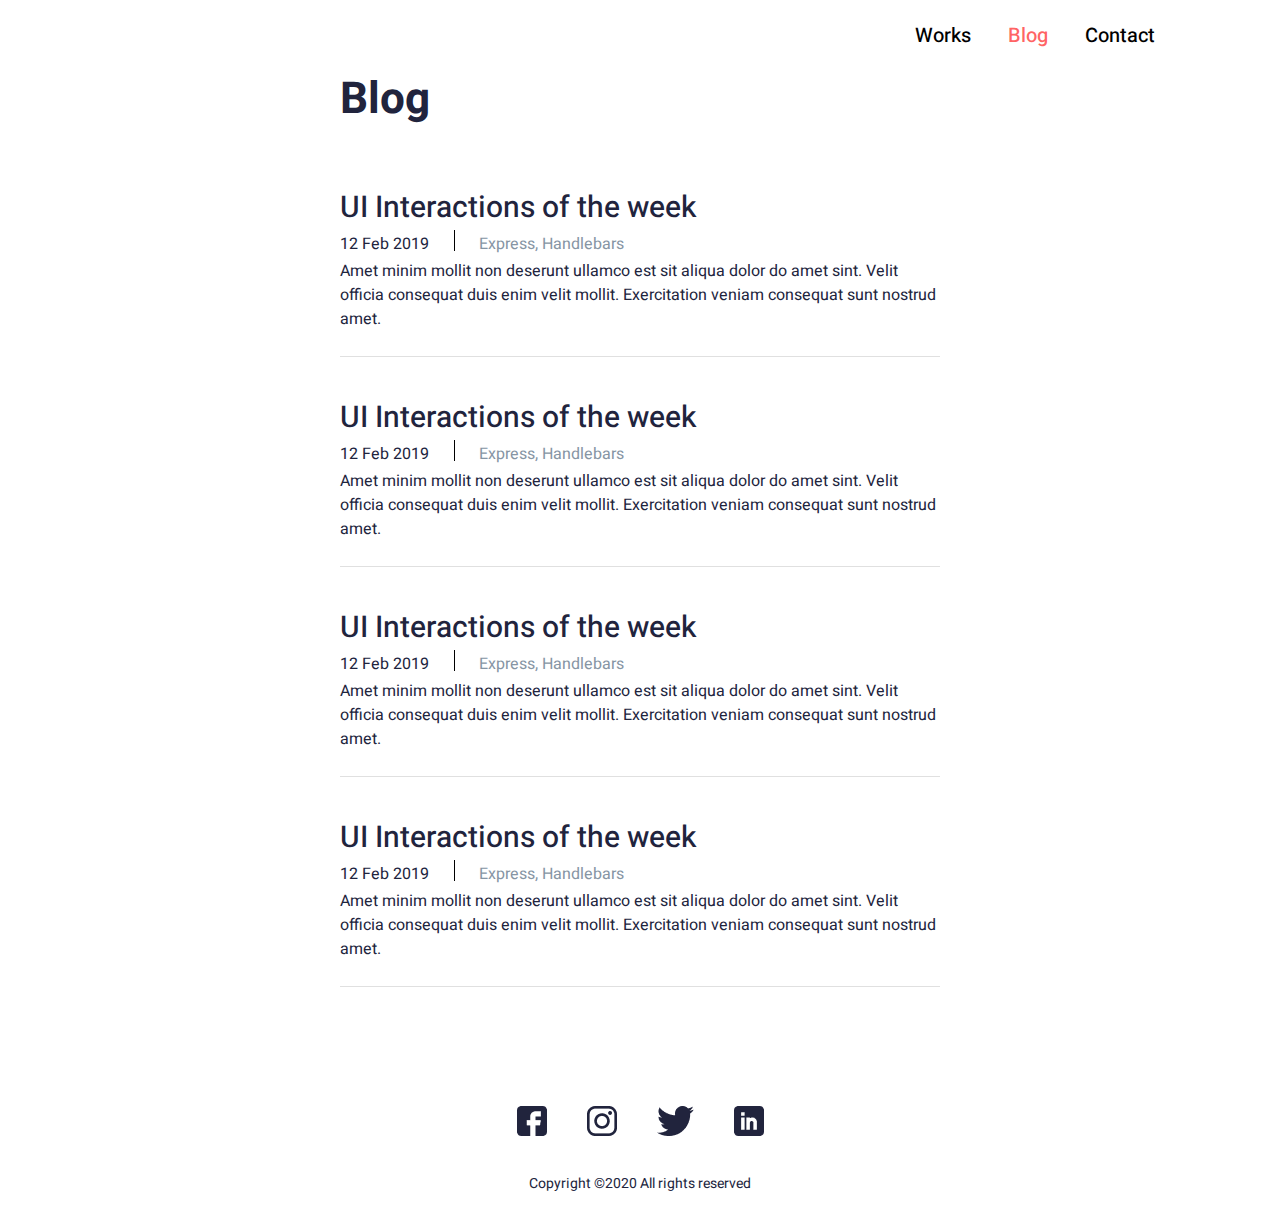
<file: Blog/index.html>
<!DOCTYPE html>
<html lang="en">
<head>
    <meta charset="UTF-8">
    <meta http-equiv="X-UA-Compatible" content="IE=edge">
    <meta name="viewport" content="width=device-width, initial-scale=1.0">
    <link rel="stylesheet" href="style.css">
    <title>Document</title>
</head>
<body>
    <header class="header">
        <div class="header__menu">
            <a href="#" class="burger">
                <span class="span1"></span>
            <span class="span2"></span>
            <span class="span3"></span>
            </a>
            
            <div class="header__burger">
                <span class="egg1"></span>
                <a href='/works/index.html'class="header__item">Works</a>
                <a href="/Blog/index.html" class="header__item-active">Blog</a>
                <a href="/contact/index.html" class="header__item contact">Contact</a>
                <span class="egg2"></span>
            </div>
        </div>
    </header>
    <div class="container">
        <div class="top-title">Blog</div>
        <div class="blog__block1">
            <div class="blog__title">UI Interactions of the week</div>
            <div class="blog__center">
                <div class="blog__data">12 Feb 2019</div>
                <div class="blog__text">Express, Handlebars</div>
            </div>
            <div class="blog__subtitle">Amet minim mollit non deserunt ullamco est sit aliqua dolor do amet sint. Velit officia consequat duis enim velit mollit. Exercitation veniam consequat sunt nostrud amet.</div>
        </div>
        <div class="blog__block2">
            <div class="blog__title">UI Interactions of the week</div>
            <div class="blog__center">
                <div class="blog__data">12 Feb 2019</div>
                <div class="blog__text">Express, Handlebars</div>
            </div>
            <div class="blog__subtitle">Amet minim mollit non deserunt ullamco est sit aliqua dolor do amet sint. Velit officia consequat duis enim velit mollit. Exercitation veniam consequat sunt nostrud amet.</div>
        </div>
        <div class="blog__block3">
            <div class="blog__title">UI Interactions of the week</div>
            <div class="blog__center">
                <div class="blog__data">12 Feb 2019</div>
                <div class="blog__text">Express, Handlebars</div>
            </div>
            <div class="blog__subtitle">Amet minim mollit non deserunt ullamco est sit aliqua dolor do amet sint. Velit officia consequat duis enim velit mollit. Exercitation veniam consequat sunt nostrud amet.</div>
        </div>
        <div class="blog__block4">
            <div class="blog__title">UI Interactions of the week</div>
            <div class="blog__center">
                <div class="blog__data">12 Feb 2019</div>
                <div class="blog__text">Express, Handlebars</div>
            </div>
            <div class="blog__subtitle">Amet minim mollit non deserunt ullamco est sit aliqua dolor do amet sint. Velit officia consequat duis enim velit mollit. Exercitation veniam consequat sunt nostrud amet.</div>
        </div>
    </div>
    <footer class="footer">
        <div class="footer__pictures">
            <a href="" class="img"><img src="/img/1_5(fb).png" alt=""></a>
            <a href="" class="img"><img src="/img/insta.png" alt=""></a>
            <a href="" class="img"><img src="/img/1_7(twit).png" alt=""></a>
            <a href="" class="img"><img src="/img/1_8(in).png" alt=""></a>
        </div>
        <div class="footer__text">Copyright ©2020 All rights reserved </div>
    </footer>
    <script src="https://code.jquery.com/jquery-3.6.0.min.js"></script>
    <script src="scripr.js"></script>    
        
</body>
</html>
</file>
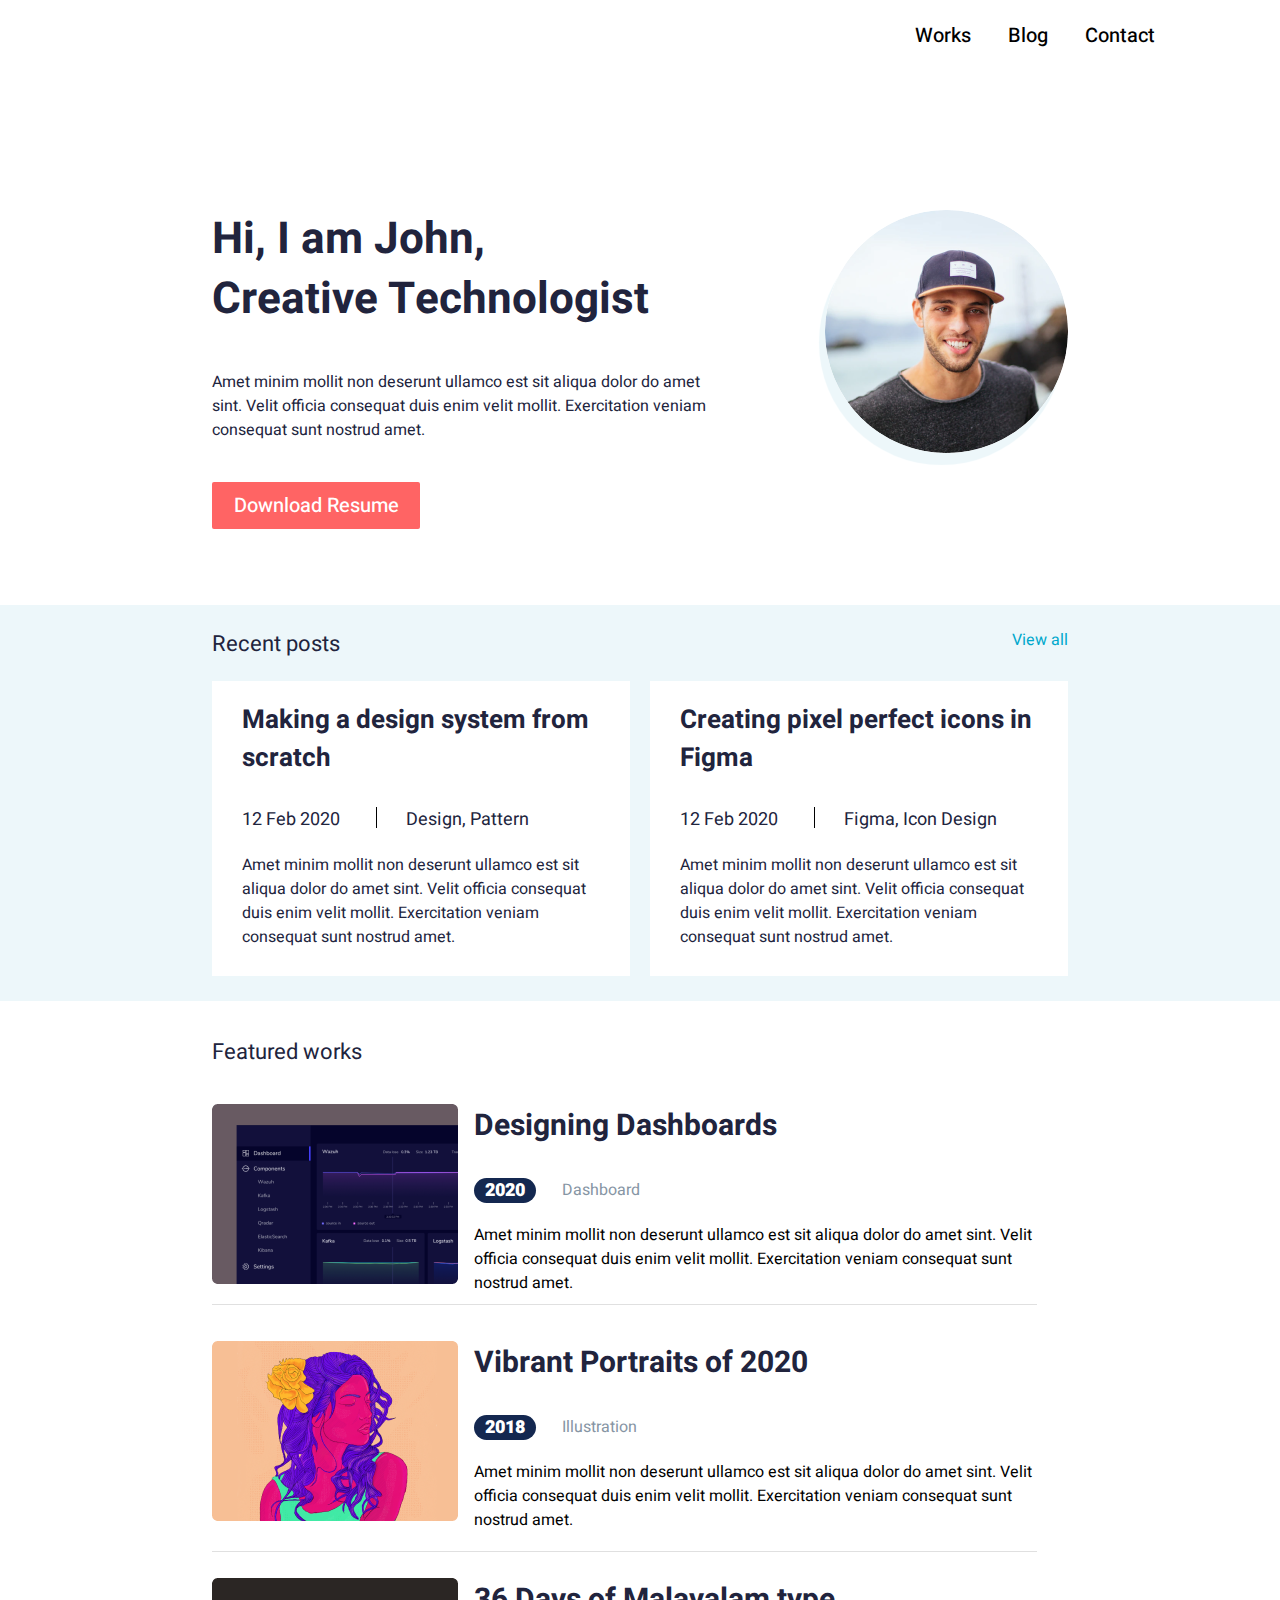
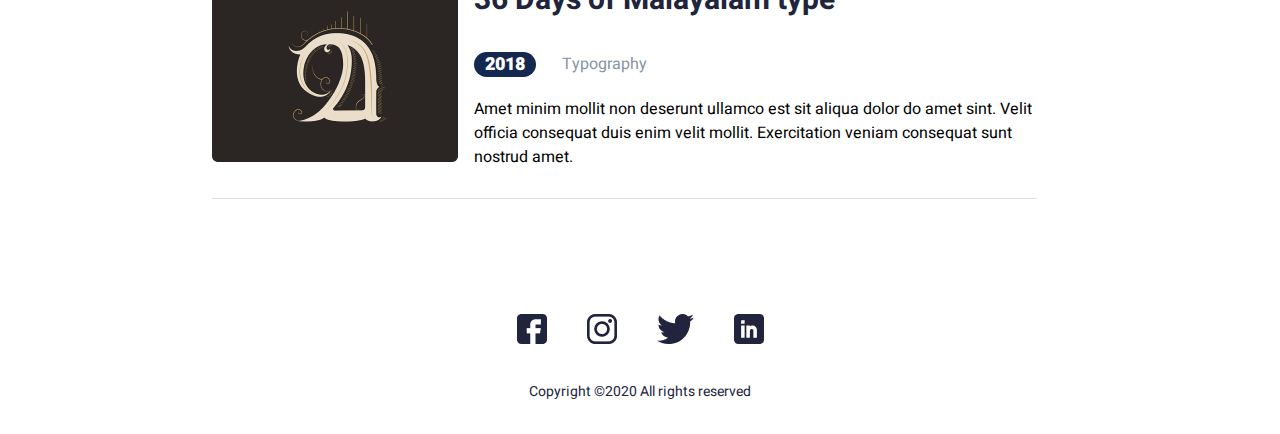
<file: contact/index.html>
<!DOCTYPE html>
<html lang="en">
<head>
    <meta charset="UTF-8">
    <meta http-equiv="X-UA-Compatible" content="IE=edge">
    <meta name="viewport" content="width=device-width, initial-scale=1.0">
    <link rel="stylesheet" href="style.css">
    <title>Document</title>
</head>
<body>
        <header class="header">
            <div class="header__menu">
                <a href="#" class="burger">
                    <span class="span1"></span>
                <span class="span2"></span>
                <span class="span3"></span>
                </a>
                
                <div class="header__burger">
                    <span class="egg1"></span>
                    <a href='/works/index.html'class="header__item">Works</a>
                    <a href="/Blog/index.html" class="header__item">Blog</a>
                    <a href="#" class="header__item contact">Contact</a>
                    <span class="egg2"></span>
                </div>
            </div>
        </header>
        <div class="container">
            <div class="sheet1">
                <div class="sheet1__leftside">
                    <div class="sheet1__title">Hi, I am John,<br>
                        Creative Technologist</div>
                    <div class="sheet1__subtitle">Amet minim mollit non deserunt ullamco est sit aliqua dolor do amet sint. Velit officia consequat duis enim velit mollit. Exercitation veniam consequat sunt nostrud amet.</div>
                    <a href="#" class="sheet1__button"><div class="sheet1__button-text">Download Resume</div>
                    </a>
                </div>
                <div class="sheet1__rightside">
                    <a href="#" class="sheet1__picture"><img class='sheet1__img'src="/img/1_1.png" alt=""></a>
                </div>
            </div>
            <div class="sheet2">
                <div class="sheet2__top">
                    <div class="sheet2__top-text1">Recent posts</div>
                    <a href="#" class="sheet2__top-text2">View all</a>
                </div>
                <div class="sheet2__blocks">
                    <div class="sheet2__block1">
                        <div class="sheet2__title">Making a design system from scratch</div>
                        <div class="sheet2__center">
                            <div class="sheet2__data">12 Feb 2020</div>
                            <div class="sheet2__text">Design, Pattern</div>
                        </div>
                        <div class="sheet2__subtitle">Amet minim mollit non deserunt ullamco est sit aliqua dolor do amet sint. Velit officia consequat duis enim velit mollit. Exercitation veniam consequat sunt nostrud amet.</div>
                    </div>
                    <div class="sheet2__block2">
                        <div class="sheet2__title">Creating pixel perfect icons in Figma</div>
                        <div class="sheet2__center">
                            <div class="sheet2__data">12 Feb 2020</div>
                            <div class="sheet2__text">Figma, Icon Design</div>
                        </div>
                        <div class="sheet2__subtitle">Amet minim mollit non deserunt ullamco est sit aliqua dolor do amet sint. Velit officia consequat duis enim velit mollit. Exercitation veniam consequat sunt nostrud amet.</div>
                    </div>
                </div>
            </div>
            <div class="sheet3">
                <div class="sheet3__top">Featured works</div>
                <div class="sheet3__block1">
                    <div class="sheet3__picture1"><img class="sheet3__img" src="/img/1_2.png" alt=""></div>
                    <div class="sheet3__right">
                        <div class="sheet3__title">Designing Dashboards</div>
                        <div class="sheet3__center">
                            <div class="sheet3__data">2020</div>
                            <div class="sheet3__text">Dashboard</div>
                        </div>
                        <div class="sheet3__subtitle">Amet minim mollit non deserunt ullamco est sit aliqua dolor do amet sint. Velit officia consequat duis enim velit mollit. Exercitation veniam consequat sunt nostrud amet.</div>
                    </div>
                </div>
                <div class="sheet3__block2">
                    <div class="sheet3__picture1"><img src="/img/1_3.png" alt=""></div>
                    <div class="sheet3__right">
                        <div class="sheet3__title">Vibrant Portraits of 2020</div>
                        <div class="sheet3__center">
                            <div class="sheet3__data">2018</div>
                            <div class="sheet3__text">Illustration</div>
                        </div>
                        <div class="sheet3__subtitle">Amet minim mollit non deserunt ullamco est sit aliqua dolor do amet sint. Velit officia consequat duis enim velit mollit. Exercitation veniam consequat sunt nostrud amet.</div>
                    </div>
                </div>
                <div class="sheet3__block3">
                    <div class="sheet3__picture1"><img src="/img/1_4.png" alt=""></div>
                    <div class="sheet3__right">
                        <div class="sheet3__title">36 Days of Malayalam type</div>
                        <div class="sheet3__center">
                            <div class="sheet3__data">2018</div>
                            <div class="sheet3__text">Typography</div>
                        </div>
                        <div class="sheet3__subtitle">Amet minim mollit non deserunt ullamco est sit aliqua dolor do amet sint. Velit officia consequat duis enim velit mollit. Exercitation veniam consequat sunt nostrud amet.</div>
                    </div>
                </div>
            </div>
        </div>
        <footer class="footer">
            <div class="footer__pictures">
                <a href="" class="img"><img src="/img/1_5(fb).png" alt=""></a>
                <a href="" class="img"><img src="/img/insta.png" alt=""></a>
                <a href="" class="img"><img src="/img/1_7(twit).png" alt=""></a>
                <a href="" class="img"><img src="/img/1_8(in).png" alt=""></a>
            </div>
            <div class="footer__text">Copyright ©2020 All rights reserved </div>
        </footer>
        <script src="https://code.jquery.com/jquery-3.6.0.min.js"></script>
        <script src="script.js"></script>
</body>
</html>
</file>
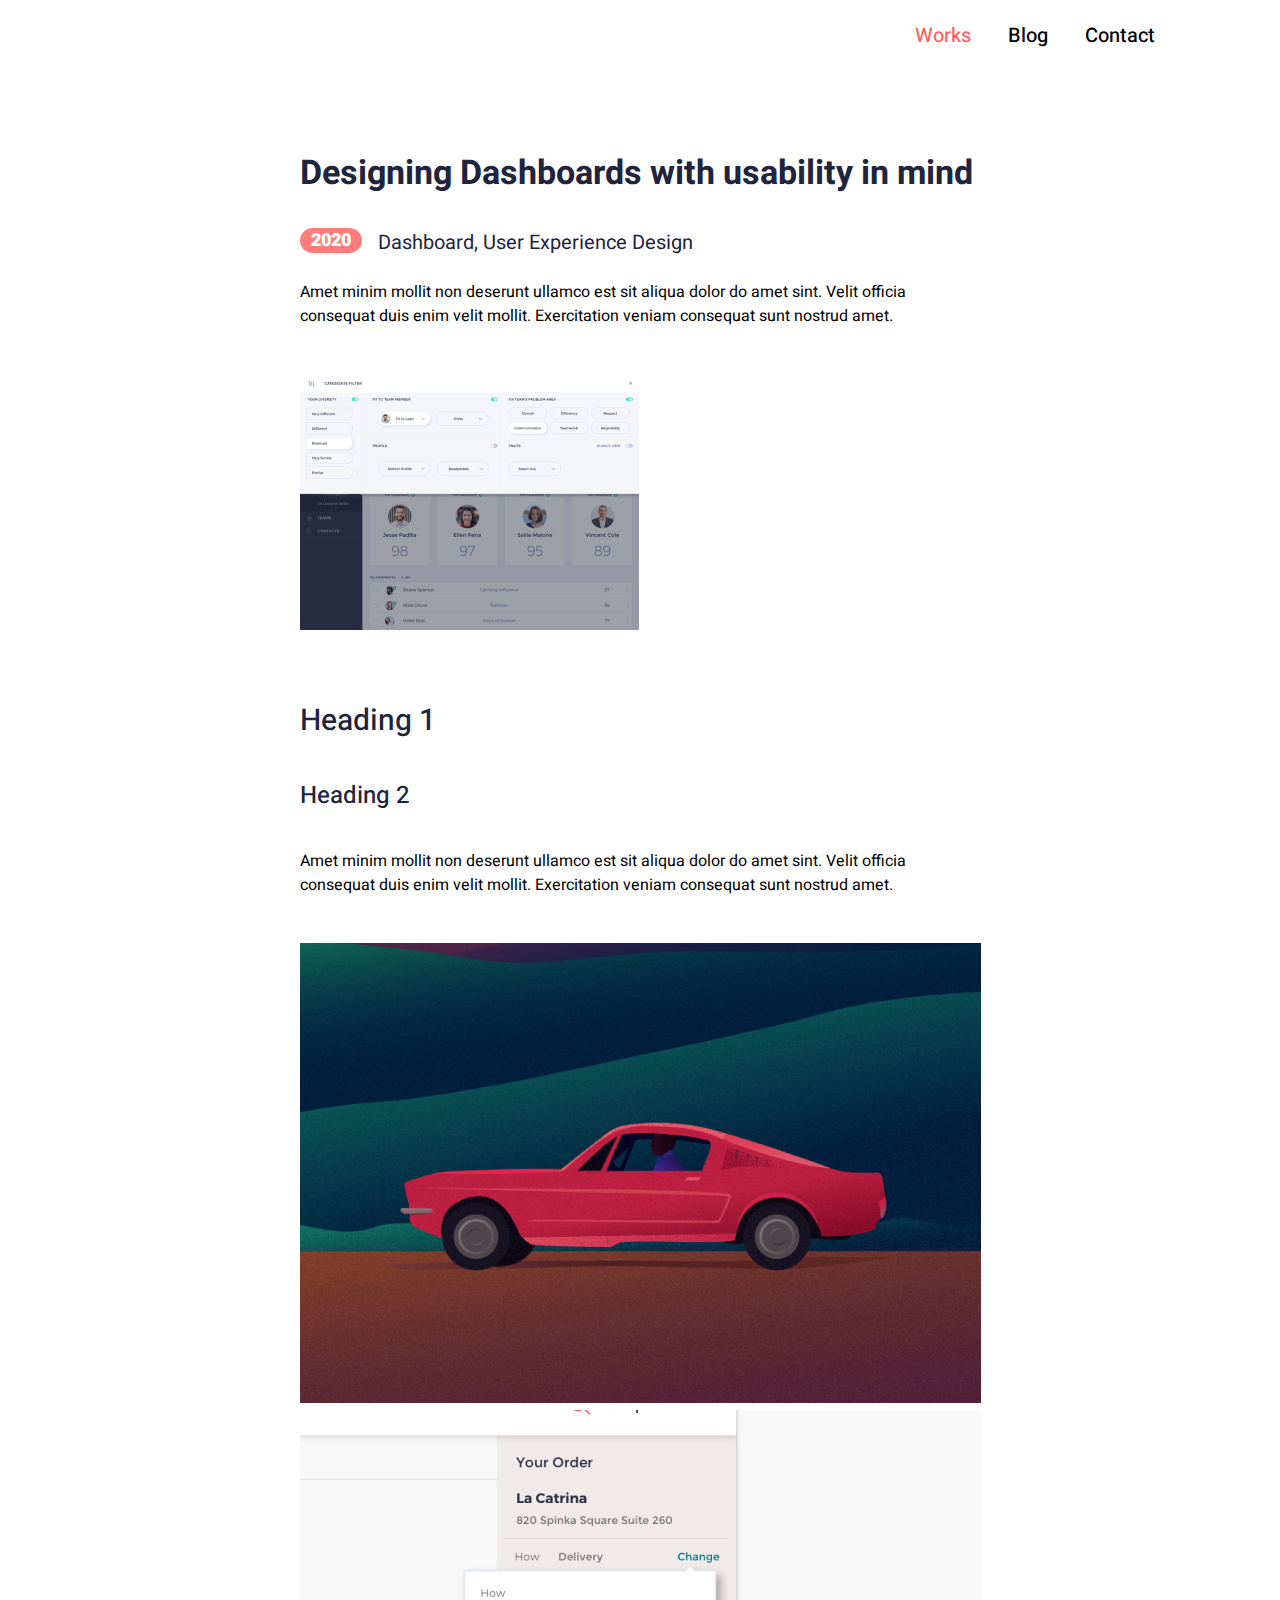
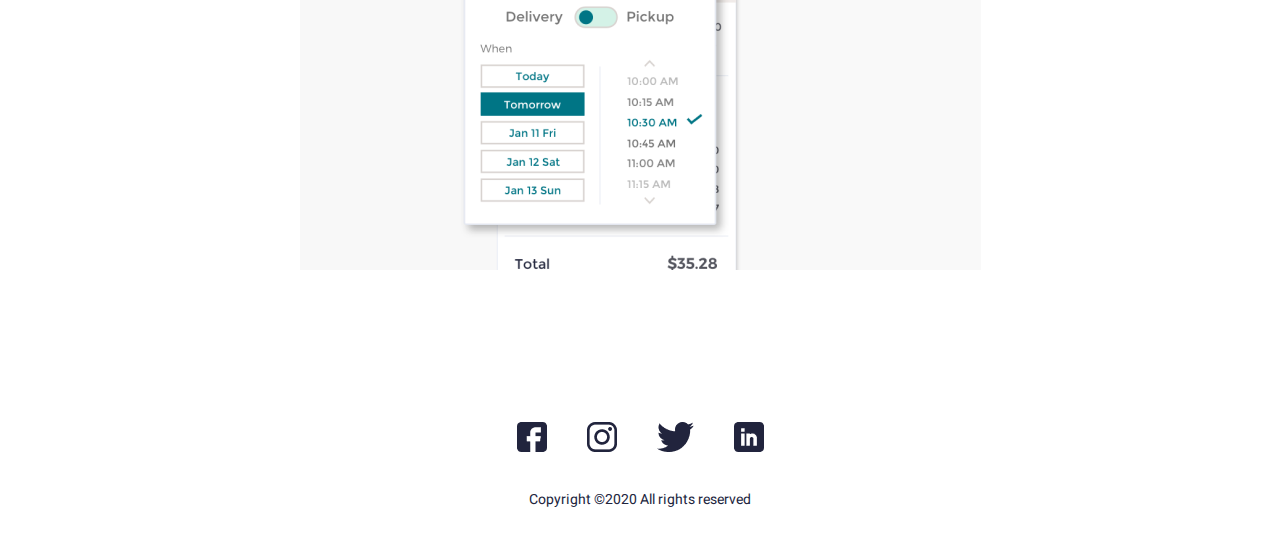
<file: works/index.html>
<!DOCTYPE html>
<html lang="en">
<head>
    <meta charset="UTF-8">
    <meta http-equiv="X-UA-Compatible" content="IE=edge">
    <meta name="viewport" content="width=device-width, initial-scale=1.0">
    <link rel="stylesheet" href="/works/style.css">
    <title>Document</title>
</head>
<body>
    <header class="header">
        <div class="header__menu">
            <a href="#" class="burger">
                <span class="span1"></span>
            <span class="span2"></span>
            <span class="span3"></span>
            </a>
            
            <div class="header__burger">
                <span class="egg1"></span>
                <a href='/works/index.html'class="header__item-active">Works</a>
                <a href="/Blog/index.html" class="header__item">Blog</a>
                <a href="/contact/index.html" class="header__item contact">Contact</a>
                <span class="egg2"></span>
            </div>
        </div>
    </header>
    <div class="container">
        <div class="works">
            <h1 class="works__title">Designing Dashboards with usability in mind</h1>
            <div class="works__subtitle">
                <div class="works__data">2020</div>
                <div class="works__subtitle-text">Dashboard, User Experience Design</div>
            </div>
            <div class="works__text">Amet minim mollit non deserunt ullamco est sit aliqua dolor do amet sint. Velit officia consequat duis enim velit mollit. Exercitation veniam consequat sunt nostrud amet.</div>
            <div class="works__picture"><img src="/img/Rectangle 4.png" alt="" class="works__img"></div>
            <div class="works__heding1">Heading 1</div>
            <div class="works__heading2">Heading 2</div>
            <div class="works__text">Amet minim mollit non deserunt ullamco est sit aliqua dolor do amet sint. Velit officia consequat duis enim velit mollit. Exercitation veniam consequat sunt nostrud amet.</div>
            <div class="works__picture"><img src="/img/Rectangle 5.png" alt="" class="works__img"></div>
            <div class="works__picture"><img src="/img/Rectangle 6.png" alt="" class="works__img"></div>
        </div>
    </div>
    <footer class="footer">
        <div class="footer__pictures">
            <a href="" class="img"><img src="/img/1_5(fb).png" alt=""></a>
            <a href="" class="img"><img src="/img/insta.png" alt=""></a>
            <a href="" class="img"><img src="/img/1_7(twit).png" alt=""></a>
            <a href="" class="img"><img src="/img/1_8(in).png" alt=""></a>
        </div>
        <div class="footer__text">Copyright ©2020 All rights reserved </div>
    </footer> 
</body>
</html>
</file>
<file: Blog/style.css>
@import url(https://fonts.googleapis.com/css?family=Heebo:,regular,500,700,900);
*{
    margin:0;
    padding:0;
    border:0;
    text-decoration: none;
    font-family: 'Heebo';
}
ul li{ list-style: none;}
h1,h2,h3,h4,h5,h6{font-size: inherit;font-weight: 400;}
.header {
    max-width: 1030px;
    display: flex;
    justify-content: end;
    align-items: center;
    height: 70px;
    margin: 0px auto;
}
.header__menu {
}
.header__item {
    color: #000000;
    font-size: 20px;
    line-height: 29px;
    font-weight: 500;
    margin: 0px 0px 0px 33px;
}
.header__item-active{
    color: #FF6464;
    font-size: 20px;
    line-height: 29px;
    font-weight: 500;
    margin: 0px 0px 0px 33px;
}
.container {
    width: 600px;
    margin: 0px auto;
}
.top-title{
    font-weight: 700;
    line-height: 60px;
    color: #21243D;
    font-size: 44px;
}
.blog__block1{
    position: relative;
    margin: 56px 0px 65px 0px;
}
.blog__block1::after {
    content: '';
    height: 1px;
    width: 100%;
    background-color: #E0E0E0;
    position: absolute;
    top: 170px;
    left: 0px;
}

.blog__title {
    font-weight: 500;
    font-size: 30px;
    color: #21243D;
}
.blog__center {
    display: flex;
}
.blog__data {
    font-weight: 400;
    line-height: 29px;
    color: #21243D;
    position: relative;

}
.blog__data::after{
    content: '';
    position: absolute;
    top: 0px;
    left: 114px;
    height: 21px;
    width: 1px;
    background-color: #000000;
}
.blog__text {
    font-weight: 400;
    line-height: 29px;
    color: #8695A4;
    margin: 0px 0px 0px 50px;
}
.blog__subtitle {
    font-weight: 400;
    line-height: 24px;
    color: #21243D;
}
.blog__block2 {
    position: relative;
    margin: 0px 0px 65px 0px;
}
.blog__block2::after {
    content: '';
    height: 1px;
    width: 100%;
    background-color: #E0E0E0;
    position: absolute;
    top: 170px;
    left: 0px;
}

.blog__block3 {
    position: relative;
    margin: 0px 0px 65px 0px;
}
.blog__block3::after {
    content: '';
    height: 1px;
    width: 100%;
    background-color: #E0E0E0;
    position: absolute;
    top: 170px;
    left: 0px;
}

.blog__block4 {
    position: relative;
}
.blog__block4::after {
    content: '';
    height: 1px;
    width: 100%;
    background-color: #E0E0E0;
    position: absolute;
    top: 170px;
    left: 0px;
}
.footer {
    height: 182px;
    display: flex;
    flex-direction: column;
    justify-content: center;
    align-items: center;
    margin: 83px 0px 0px 0px;
}
.footer__pictures {
    display: flex; 
    margin: 30px 0px;
}
.img {
    margin: 0px  20px;
}
.footer__text {
    color: #21243D;
    font-weight: 400;
font-size: 14px;
}


@media(max-width:768px){
    .header {
        width: 341px;
        height: 50px;
        margin: 0px auto;
        display: flex;
        align-items: center;
        justify-content: end;
        
    }
    .header__menu {
        margin: 0px 0px 0px 0px;
        width: 30px;
        
    }
    .burger{
        width: 40px;
        height: 40px;
        position: absolute;
        top: 10px;
        right: 5px;

    }
    .header__item {
        color: #000000;
        font-size: 20px;
        
        font-weight: 500;
        display: block;
        padding: 20px 10px;
    }
    .header__burger{
        background-color: #EDF7FA;
        position: absolute;
        left: 125px;
        top:-320px;
        width: 155px;
        height: 295px;
        border-radius: 90px;
        transition:all 0.6s ease 0s;
    }
    .header__burger.active{
        position: absolute;
        width: 155px;
        height: 295px;
        top: -5px;
        left: 125px;
        transition:all 0.6s ease 0s;
        background-color: #EDF7FA;
        border-radius: 90px;
        z-index: 3;
    }
    .egg1{
        transition:all 0.5s ease 0s;
        position: absolute;
        top: -150px;
        left: -69px;
        display: block;
        width: 100px;
        height: 100px;
        border-radius: 50%;
        background-color: #EDF7FA;
    }
    .egg1.active{
        transition:all 0.5s ease 0s;
        position: absolute;
        top: -23px;
        left: -56px;
        display: block;
        width: 100px;
        height: 100px;
        border-radius: 50%;
        background-color: #EDF7FA;
    }
    .egg2{
        transition:all 0.5s ease 0s;
        position: absolute;
        top: -150px;
        left: 10px;
        display: block;
        width: 100px;
        height: 100px;
        border-radius: 50%;
        background-color: #EDF7FA;
    }
    .egg2.active{
        transition:all 0.5s ease 0s;
        position: absolute;
        top: -23px;
        left: 110px;
        display: block;
        width: 100px;
        height: 100px;
        border-radius: 50%;
        background-color: #EDF7FA;
    }
    .contact.active::after{
        content: '';
        position: absolute;
        top:240px;
        left:5px;
        width: 145px;
        height: 2px;
        background-color: #FF6464;
        
    }
    .contact.active::before{
        content: '';
        position: absolute;
        top:242px;
        left:76px;
        width: 2px;
        height: 52px;
        background-color: #FF6464;
    }
    .contact::before{
        content: '';
        position: absolute;
        top:242px;
        left:76px;
        width: 2px;
        height: 52px;
        background-color: #FF6464;
    }
    .contact::after{
        content: '';
        position: absolute;
        top:240px;
        left:5px;
        width: 145px;
        height: 2px;
        background-color: #FF6464;
    }
    .span1 {
        transition:all 0.6s ease 0s;
        position: absolute;
        top: 10px;
        left:20%;
        width: 30px;
        height: 1px;
        background-color: black;
    }
    .span2 {
        transition:all 0.6s ease 0s;
        position: absolute;
        top: 20px;
        left: 20%;
        width: 30px;
        height: 1px;
        background-color: black;
    }
    .span3 {
        
        position: absolute;
        top: 30px;
        left:20%;
        width: 30px;
        height: 1px;
        background-color: black;
        transition:all 0.6s ease 0s;
    }
    .header__item.active{
        display: block;
        padding: 20px 10px;
    }
    .span1.active{
        transform: rotate(45deg);
        transition:all 0.6s ease 0s;
    }
    .span2.active{
        display: none;
    }
    .span3.active{
        position: absolute;
        top: 10px;
        left:8px;
        transform: rotate(-45deg);
        transition:all 0.6s ease 0s;
    }
    .container {
        width: 341px;
        display: flex;
        flex-direction: column;
        justify-content: center;
        align-items: center;
    }
    .top-title {
        margin: 0px 0px 30px 0px;
        
        
    }
    .blog__block1 {
        width: 339px;
        height: 204px;
        margin: 0px 0px 100px 0px;
    }
    .blog__block1::after {
        top: 250px;
    }
    .blog__title {
    }
    .blog__center {
        margin: 7px 0px 17px 0px;
    }
    .blog__data {
    }
    .blog__text {
    }
    .blog__subtitle {
        
    }
    .blog__block2 {
        width: 339px;
        height: 204px;
        margin: 0px 0px 100px 0px;
    }
    .blog__block2::after {
        top: 250px;
    }
    .blog__block3 {
        width: 339px;
        height: 204px;
        margin: 0px 0px 100px 0px;

    }
    .blog__block3::after {
        top: 250px;
    }
    .blog__block4 {
        width: 339px;
        height: 204px;
        margin: 0px 0px 42px 0px;
        position: relative;
    }
    .blog__block4::after {
        top: 250px;
    }
    .footer {
    }
    .footer__pictures {
    }
    .img {
    }
    .footer__text {
    }
}
</file>
<file: contact/style.css>
@import url(https://fonts.googleapis.com/css?family=Heebo:,regular,500,700,900);
*{
    margin:0;
    padding:0;
    border:0;
    text-decoration: none;
    font-family: 'Heebo';
}
ul li{ list-style: none;}
h1,h2,h3,h4,h5,h6{font-size: inherit;font-weight: 400;}
.wrapper{

}
.header {
    max-width: 1030px;
    height: 70px;
    margin: 0px auto;
    display: flex;
    align-items: center;
    justify-content: end;
}
.header__menu {
    margin: 0px 0px 0px 0px;
}
.header__item {
    color: #000000;
    font-size: 20px;
    line-height: 29px;
    font-weight: 500;
    margin: 0px 0px 0px 33px;

}
.container {
    max-width: 856px;
    margin: 0px auto;
    
}
.sheet1 {
    margin: 140px 0px 0px 0px;
    display: flex;
    justify-content: space-between;
    
}
.sheet1__leftside {
    width: 500px;
}
.sheet1__title {
    color: #21243D;
    font-weight: 700;
font-size: 44px;
line-height: 60px;
}
.sheet1__subtitle {
    font-weight: 400;
    font-size: 16px;
    line-height: 24px;
    color: #21243D;
    margin: 40px 0px;
}
.sheet1__button {
    width: 208px;
    height: 47px;
    background-color: #FF6464;
    display: flex;
    align-items: center;
    justify-content: center;
    border-radius: 2px;
    margin: 0px 0px 71px 0px;
}
.sheet1__button-text{
    font-weight: 500;
font-size: 20px;
line-height: 29px;
text-align: center;
color: #FFFFFF;
}
.sheet1__rightside {
}
.sheet1__img {
    border-radius: 50%;
    box-shadow: -5px 11px 1px 1px #EDF7FA;
    
}



.sheet2 {
    
    height: 396px;
}
.sheet2::after{
    content: '';
    position: absolute;
    top: 605px;
    left: 0px;
    height: 396px;
    width: 100%;
    background-color: #EDF7FA;
    z-index: -1;
}
.sheet2__top {
    display: flex;
    justify-content: space-between;
    margin: 0px 0px 21px 0px;
    padding: 28px 0px 0px 0px;
}
.sheet2__top-text1 {
    color: #21243D;
    font-weight: 400;
    font-size: 22px;
}
.sheet2__top-text2 {
    color: #00A8CC;
    font-weight: 400;
    font-size: 16px;
    line-height: 24px;
}
.sheet2__blocks {
    display: flex;
    justify-content: space-between;
}
.sheet2__block1 {
    background-color: #FFFFFF;
    height: 275px;
    width: 388px; 
    padding: 20px 0px 0px 30px ;
}
.sheet2__title {
    font-weight: 700;
    font-size: 26px;
    line-height: 38px;
    color: #21243D;
    
}
.sheet2__center {
    margin: 30px 0px 20px 0px;
    font-size: 18px;
    line-height: 26px;
    color: #21243D;
    display: flex;
}
.sheet2__data {
    margin: 0px 66px 0px 0px;
    position: relative;
}
.sheet2__data::after{
    content: '';
    position: absolute;
    top: 0px;
    left: 134px;
    height: 21px;
    width: 1px;
    background-color: #000000;
}
.sheet2__text {
}
.sheet2__subtitle {
    font-size: 16px;
    line-height: 24px;
    color: #21243D;
    width: 347px;
    height: 50px;
}
.sheet2__block2 {
    background-color: #FFFFFF;
    height: 275px;
    width: 388px; 
    padding: 20px 0px 0px 30px ;
}



.sheet3 {
    margin: 40px 0px 0px 0px;
}
.sheet3__top {
    font-weight: 400;
    font-size: 22px;
    color: #21243D;
    margin: 0px 0px 36px 0px;
}
.sheet3__block1 {
    display: flex;
    width: 825px;
    margin: 0px 0px 46px 0px;
    position: relative;
}
.sheet3__block1::after{
    content: '';
    height: 1px;
    width: 100%;
    background-color: #E0E0E0;
    position: absolute;
    top: 200px;
    left: 0px;
}
.sheet3__picture1 {
    margin: 0px 16px 0px 0px;
}
.sheet3__right {
}
.sheet3__title {
    font-weight: 700;
    font-size: 30px;
    color: #21243D;
    margin: 0px 0px 30px 0px;
}
.sheet3__center {
    display: flex;
}
.sheet3__data {
    font-weight: 900;
    line-height: 60px;
    font-size: 18px;
    width: 62px;
    height: 25px;
    border-radius: 16px;
    background-color: #142850;
    color: white;
    text-align: center;
    margin: 0px 26px 0px 0px;
    display: flex;align-items: center; justify-content: center;
}
.sheet3__text {
    font-weight: 400;
    line-height: 24px;
    color: #8695A4;

}
.sheet3__subtitle {
    margin: 20px 0px 0px 0px;
}
.sheet3__block2 {
    display: flex;
    width: 825px;
    margin: 0px 0px 46px 0px;
    position: relative;
}
.sheet3__block2::after{
    content: '';
    height: 1px;
    width: 100%;
    background-color: #E0E0E0;
    position: absolute;
    top: 210px;
    left: 0px;
}
.sheet3__block3 {
    display: flex;
    width: 825px;
    position: relative;
    
}
.sheet3__block3::after{
    content: '';
    height: 1px;
    width: 100%;
    background-color: #E0E0E0;
    position: absolute;
    top: 220px;
    left: 0px;
}


.footer {
    height: 182px;
    display: flex;
    flex-direction: column;
    justify-content: center;
    align-items: center;
    margin: 83px 0px 0px 0px;
}
.footer__pictures {
    display: flex; 
    margin: 30px 0px;
}
.img {
    margin: 0px  20px;
}
.footer__text {
    color: #21243D;
    font-weight: 400;
font-size: 14px;
}


@media(max-width:768px){
    .header {
        max-width: 1030px;
        height: 50px;
        margin: 0px auto;
        display: flex;
        align-items: center;
        justify-content: end;
        
    }
    .header__menu {
        margin: 0px 0px 0px 0px;
        width: 30px;
        
    }
    .burger{
        width: 40px;
        height: 40px;
        position: absolute;
        top: 10px;
        right: 5px;

    }
    .header__item {
        color: #000000;
        font-size: 20px;
        
        font-weight: 500;
        display: block;
        padding: 20px 10px;
    }
    .header__burger{
        background-color: #EDF7FA;
        position: absolute;
        top: -299px;
        left: 125px;
        width: 155px;
        height: 295px;
        border-radius: 90px;
        transition:all 0.6s ease 0s;
        margin: 0px auto;
    }
    .header__burger.active{
        position: absolute;
        width: 155px;
        height: 295px;
        top: -5px;
        left: 125px;
        transition:all 0.6s ease 0s;
        background-color: #EDF7FA;
        border-radius: 90px;
        margin: 0px auto;
    }
    .egg1{
        transition:all 0.5s ease 0s;
        position: absolute;
        top: -150px;
        left: -69px;
        display: block;
        width: 100px;
        height: 100px;
        border-radius: 50%;
        background-color: #EDF7FA;
    }
    .egg1.active{
        transition:all 0.5s ease 0s;
        position: absolute;
        top: -23px;
        left: -56px;
        display: block;
        width: 100px;
        height: 100px;
        border-radius: 50%;
        background-color: #EDF7FA;
    }
    .egg2{
        transition:all 0.5s ease 0s;
        position: absolute;
        top: -150px;
        left: 10px;
        display: block;
        width: 100px;
        height: 100px;
        border-radius: 50%;
        background-color: #EDF7FA;
    }
    .egg2.active{
        transition:all 0.5s ease 0s;
        position: absolute;
        top: -23px;
        left: 110px;
        display: block;
        width: 100px;
        height: 100px;
        border-radius: 50%;
        background-color: #EDF7FA;
    }
    .contact.active::after{
        content: '';
        position: absolute;
        top:240px;
        left:5px;
        width: 145px;
        height: 2px;
        background-color: #FF6464;
        
    }
    .contact.active::before{
        content: '';
        position: absolute;
        top:242px;
        left:76px;
        width: 2px;
        height: 52px;
        background-color: #FF6464;
    }
    .contact::before{
        content: '';
        position: absolute;
        top:242px;
        left:76px;
        width: 2px;
        height: 52px;
        background-color: #FF6464;
    }
    .contact::after{
        content: '';
        position: absolute;
        top:240px;
        left:5px;
        width: 145px;
        height: 2px;
        background-color: #FF6464;
    }
    .span1 {
        transition:all 0.6s ease 0s;
        position: absolute;
        top: 10px;
        left:20%;
        width: 30px;
        height: 1px;
        background-color: black;
    }
    .span2 {
        transition:all 0.6s ease 0s;
        position: absolute;
        top: 20px;
        left: 20%;
        width: 30px;
        height: 1px;
        background-color: black;
    }
    .span3 {
        
        position: absolute;
        top: 30px;
        left:20%;
        width: 30px;
        height: 1px;
        background-color: black;
        transition:all 0.6s ease 0s;
    }
    .header__item.active{
        display: block;
        padding: 20px 10px;
    }
    .span1.active{
        transform: rotate(45deg);
        transition:all 0.6s ease 0s;
    }
    .span2.active{
        display: none;
    }
    .span3.active{
        position: absolute;
        top: 10px;
        left:8px;
        transform: rotate(-45deg);
        transition:all 0.6s ease 0s;
    }
    .container{
        width: 100%;
    }
    .sheet1 {
        flex-direction: column-reverse;
        margin: 33px 0px 0px 0px;
        align-items: center;
    }
    .sheet1__leftside {
        display: flex;
        flex-direction: column;
        align-items: center;
        width: 100%;
    }
    .sheet1__title {
        width: 278px;
        text-align: center;
        margin: 34px 0px 21px 0px;
    }
    .sheet1__subtitle {
        width: 323px;
        text-align: center;
        
    }
    .sheet1__button {
        
        
        
    }
    .sheet1__button-text {
    }
    .sheet1__rightside {
        
    }
    .sheet1__picture {
    }
    .sheet1__img {
    }



    .sheet2 {
        margin: 0px 0px 390px 0px;
    }
    .sheet2::after{
        content: '';
        position: absolute;
        top: 865px;
        left: 0px;
        height: 737px;
        width: 100%;
        background-color: #EDF7FA;
        z-index: -1;

    }
    .sheet2__top {
    }
    .sheet2__top-text1 {
        margin: 0px auto;
    }
    .sheet2__top-text2 {
        display: none;
    }
    .sheet2__blocks {
        flex-direction: column;
    }
    .sheet2__block1 {
        position: relative;
        top: 20px;
        left: 0;
        margin: 0px auto;
    }
    .sheet2__title {
    }
    .sheet2__center {
    }
    .sheet2__data {
    }
    .sheet2__text {
    }
    .sheet2__subtitle {
    }
    .sheet2__block2 {
        position: relative;
        top: 30px;
        left: 0;

        margin: 0px auto;
    }




    .sheet3 {
        margin: 0px auto;
    }
    .sheet3__top {
        text-align: center;
    }
    .sheet3__block1 {
        display: flex;
    
    
    
    


        flex-direction: column;
        max-width: 100%;
        margin: 0px auto;
    }
    .sheet3__block1::after{
        margin: 270px 0px 0px 0px;
    }
    .sheet3__picture1 {
        margin: 0px auto;
        width: 339px;
        height: 230px;
        background: url('/img/Rectangle\ 30.png') 0px 0px no-repeat;
    }
    .sheet3__img{
    display: none;
    }
    .sheet3__right {
        margin: 0px auto;
        
    }
    .sheet3__title {
        position: relative;
        top: 17px;
        left: 0px;
        margin: 0px auto;
    }
    .sheet3__center {
        margin: 33px 0px 24px 0px;
    }
    .sheet3__data {
        margin: 0px 20px 0px 0px;
    }
    .sheet3__text {
        
    }
    .sheet3__subtitle {
        width: 355px;
    }
    .sheet3__block2 {
        display: none;
    }
    .sheet3__block3 {
        display: none;
    }
}
</file>
<file: works/style.css>
@import url(https://fonts.googleapis.com/css?family=Heebo:,regular,500,700,900);
*{
    margin:0;
    padding:0;
    border:0;
    text-decoration: none;
    font-family: 'Heebo';
}
ul li{ list-style: none;}
h1,h2,h3,h4,h5,h6{font-size: inherit;font-weight: 400;}

.header {
    max-width: 1030px;
    display: flex;
    justify-content: end;
    align-items: center;
    height: 70px;
    margin: 0px auto;
}
.header__menu {
}
.header__item {
    color: #000000;
    font-size: 20px;
    line-height: 29px;
    font-weight: 500;
    margin: 0px 0px 0px 33px;
}
.header__item-active{
    color: #FF6464;
    font-size: 20px;
    line-height: 29px;
    font-weight: 500;
    margin: 0px 0px 0px 33px;
}
.container {
    width: 680px;
    margin: 0px auto;
}
.works {
}
.works__title {
    margin: 78px 0px 30px 0px;
    font-weight: 700;
    font-size: 34px;
    line-height: 50px;
    color: #21243D;
}
.works__subtitle {
    display: flex;
}
.works__data {
    width: 62px;
    height: 25px;
    font-weight: 900;
    font-size: 18px;
    color: #FFFFFF;
    background: #FF7C7C;
    border-radius: 16px;
    margin: 0px 16px 0px 0px;
    display: flex;
    align-items: center;
    justify-content: center;

}
.works__subtitle-text {
    font-weight: 400;
    font-size: 20px;
    line-height: 29px;
    color: #21243D;
}
.works__text {
    font-weight: 400;
    font-size: 16px;
    line-height: 24px;
    color: #000000;
    margin: 23px 0px 46px 0px;
}
.works__picture {
    
}
.works__img {
}
.works__heding1 {
    font-weight: 500;
    font-size: 30px;
    line-height: 60px;
    color: #21243D;
    margin: 54px 0px 15px 0px;
    }
.works__heading2 {
    font-weight: 500;
    font-size: 24px;
    line-height: 60px;
    color: #21243D;
}
.footer {
    height: 182px;
    display: flex;
    flex-direction: column;
    justify-content: center;
    align-items: center;
    margin: 83px 0px 0px 0px;
}
.footer__pictures {
    display: flex; 
    margin: 30px 0px;
}
.img {
    margin: 0px  20px;
}
.footer__text {
    color: #21243D;
    font-weight: 400;
font-size: 14px;
}


@media(max-width:768px){
    .header {
        width: 341px;
        height: 50px;
        margin: 0px auto;
        display: flex;
        align-items: center;
        justify-content: end;
        
    }
    .header__menu {
        margin: 0px 0px 0px 0px;
        width: 30px;
        
    }
    .burger{
        width: 40px;
        height: 40px;
        position: absolute;
        top: 10px;
        right: 5px;

    }
    .header__item {
        color: #000000;
        font-size: 20px;
        
        font-weight: 500;
        display: block;
        padding: 20px 10px;
    }
    .header__burger{
        background-color: #EDF7FA;
        position: absolute;
        left: 125px;
        top:-320px;
        width: 155px;
        height: 295px;
        border-radius: 90px;
        transition:all 0.6s ease 0s;
    }
    .header__burger.active{
        position: absolute;
        width: 155px;
        height: 295px;
        top: -5px;
        left: 125px;
        transition:all 0.6s ease 0s;
        background-color: #EDF7FA;
        border-radius: 90px;
        z-index: 3;
    }
    .egg1{
        transition:all 0.5s ease 0s;
        position: absolute;
        top: -150px;
        left: -69px;
        display: block;
        width: 100px;
        height: 100px;
        border-radius: 50%;
        background-color: #EDF7FA;
    }
    .egg1.active{
        transition:all 0.5s ease 0s;
        position: absolute;
        top: -23px;
        left: -56px;
        display: block;
        width: 100px;
        height: 100px;
        border-radius: 50%;
        background-color: #EDF7FA;
    }
    .egg2{
        transition:all 0.5s ease 0s;
        position: absolute;
        top: -150px;
        left: 10px;
        display: block;
        width: 100px;
        height: 100px;
        border-radius: 50%;
        background-color: #EDF7FA;
    }
    .egg2.active{
        transition:all 0.5s ease 0s;
        position: absolute;
        top: -23px;
        left: 110px;
        display: block;
        width: 100px;
        height: 100px;
        border-radius: 50%;
        background-color: #EDF7FA;
    }
    .contact.active::after{
        content: '';
        position: absolute;
        top:240px;
        left:5px;
        width: 145px;
        height: 2px;
        background-color: #FF6464;
        
    }
    .contact.active::before{
        content: '';
        position: absolute;
        top:242px;
        left:76px;
        width: 2px;
        height: 52px;
        background-color: #FF6464;
    }
    .contact::before{
        content: '';
        position: absolute;
        top:242px;
        left:76px;
        width: 2px;
        height: 52px;
        background-color: #FF6464;
    }
    .contact::after{
        content: '';
        position: absolute;
        top:240px;
        left:5px;
        width: 145px;
        height: 2px;
        background-color: #FF6464;
    }
    .span1 {
        transition:all 0.6s ease 0s;
        position: absolute;
        top: 10px;
        left:20%;
        width: 30px;
        height: 1px;
        background-color: black;
    }
    .span2 {
        transition:all 0.6s ease 0s;
        position: absolute;
        top: 20px;
        left: 20%;
        width: 30px;
        height: 1px;
        background-color: black;
    }
    .span3 {
        
        position: absolute;
        top: 30px;
        left:20%;
        width: 30px;
        height: 1px;
        background-color: black;
        transition:all 0.6s ease 0s;
    }
    .header__item.active{
        display: block;
        padding: 20px 10px;
    }
    .span1.active{
        transform: rotate(45deg);
        transition:all 0.6s ease 0s;
    }
    .span2.active{
        display: none;
    }
    .span3.active{
        position: absolute;
        top: 10px;
        left:8px;
        transform: rotate(-45deg);
        transition:all 0.6s ease 0s;
    }
    .container {
        width: 340px;
    }
    .works {
    }
    .works__title {
    }
    .works__subtitle {
    }
    .works__data {
    }
    .works__subtitle-text {
    }
    .works__text {
    }
    .works__picture {
    }
    .works__img {
        width: 339px;
    }
    .works__heding1 {
    }
    .works__heading2 {
    }
    .footer {
    }
    .footer__pictures {
    }
    .img {
    }
    .footer__text {
    }
}
</file>
